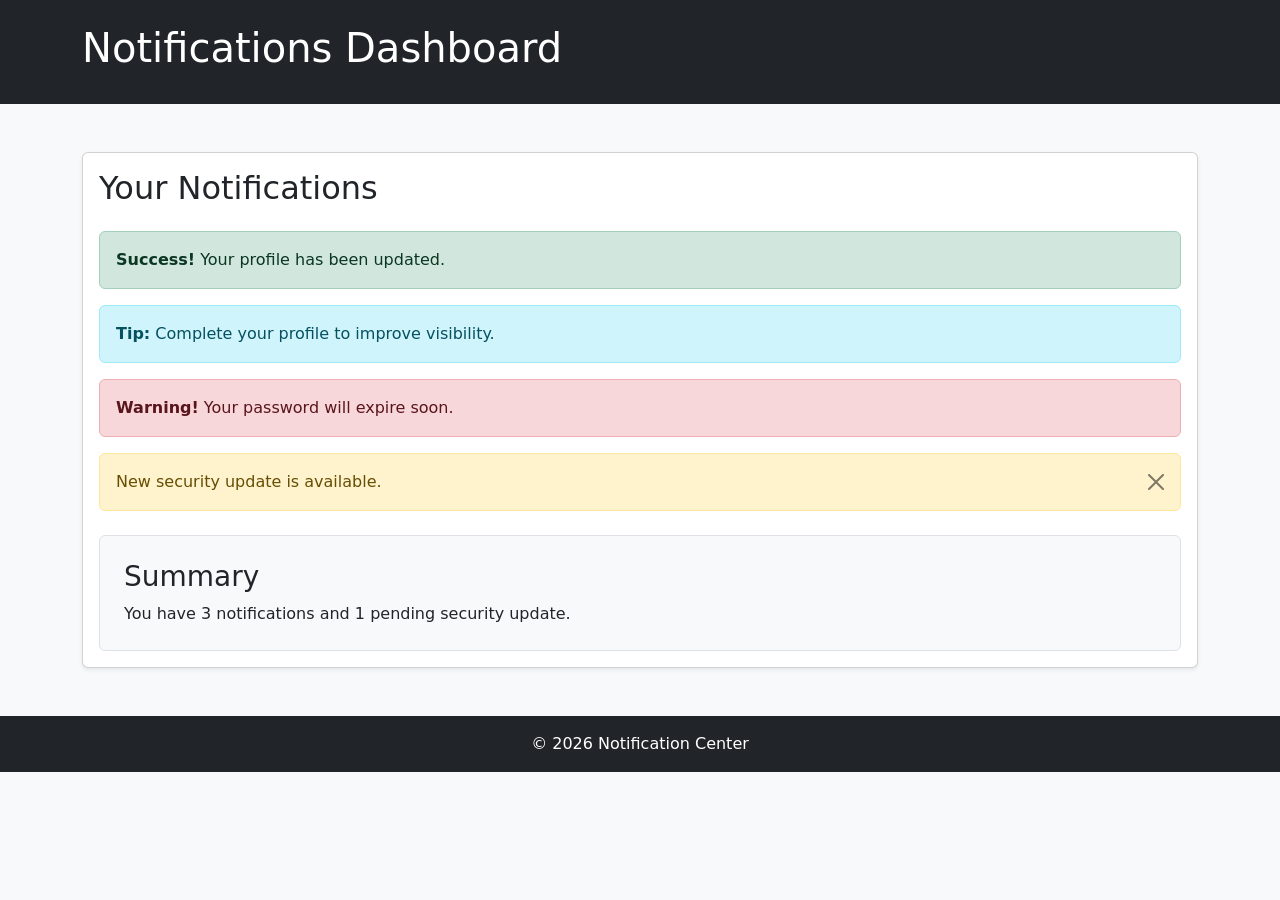
<file: bootstrap-practice/gcr-codebase/Assignment_10_Bootstrap/Q6/index.html>
<!DOCTYPE html>
<html lang="en">
<head>
<meta charset="UTF-8"><meta name="viewport" content="width=device-width, initial-scale=1.0">
<title>Notifications Dashboard</title>
<link href="https://cdn.jsdelivr.net/npm/bootstrap@5.3.3/dist/css/bootstrap.min.css" rel="stylesheet">
<link rel="stylesheet" href="style.css">
</head>
<body>
<header class="bg-dark text-white p-4"><div class="container"><h1>Notifications Dashboard</h1></div></header>
<main class="container py-5"><div class="card shadow-sm"><div class="card-body">
<h2 class="card-title mb-4">Your Notifications</h2>
<div class="alert alert-success"><strong>Success!</strong> Your profile has been updated.</div>
<div class="alert alert-info"><strong>Tip:</strong> Complete your profile to improve visibility.</div>
<div class="alert alert-danger"><strong>Warning!</strong> Your password will expire soon.</div>
<div class="alert alert-warning alert-dismissible fade show">New security update is available.<button type="button" class="btn-close" data-bs-dismiss="alert"></button></div>
<section class="bg-light border rounded p-4 mt-4"><h3>Summary</h3><p class="mb-0">You have 3 notifications and 1 pending security update.</p></section>
</div></div></main>
<footer class="text-center bg-dark text-white p-3">&copy; 2026 Notification Center</footer>
<script src="https://cdn.jsdelivr.net/npm/bootstrap@5.3.3/dist/js/bootstrap.bundle.min.js"></script>
</body>
</html>
</file>
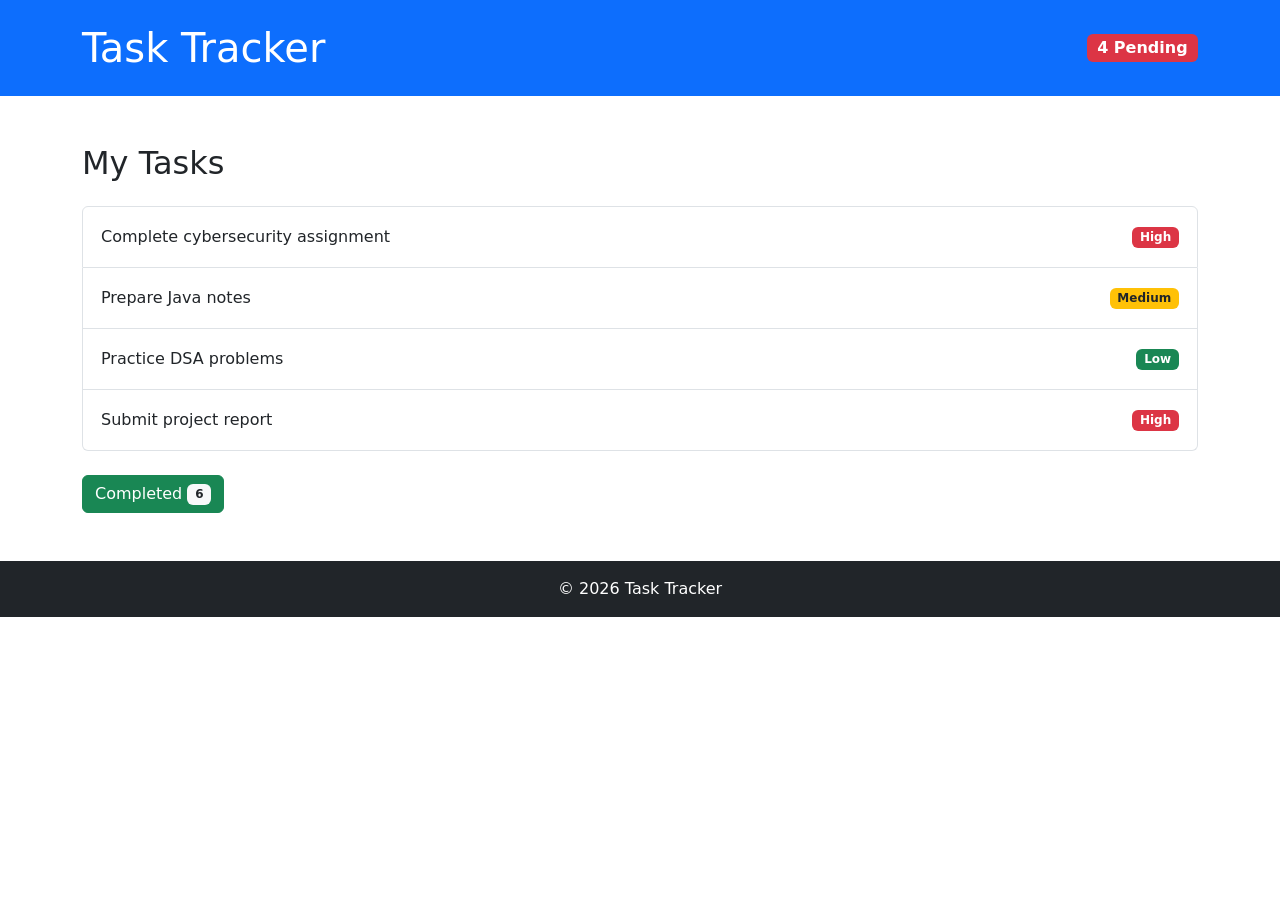
<file: bootstrap-practice/gcr-codebase/Assignment_10_Bootstrap/Q7/index.html>
<!DOCTYPE html>
<html lang="en">
<head>
<meta charset="UTF-8"><meta name="viewport" content="width=device-width, initial-scale=1.0">
<title>Task Tracker</title>
<link href="https://cdn.jsdelivr.net/npm/bootstrap@5.3.3/dist/css/bootstrap.min.css" rel="stylesheet">
<link rel="stylesheet" href="style.css">
</head>
<body>
<header class="bg-primary text-white p-4"><div class="container d-flex justify-content-between align-items-center"><h1 class="mb-0">Task Tracker</h1><span class="badge bg-danger fs-6">4 Pending</span></div></header>
<main class="container py-5"><h2 class="mb-4">My Tasks</h2>
<div class="list-group">
<div class="list-group-item d-flex justify-content-between align-items-center">Complete cybersecurity assignment<span class="badge bg-danger">High</span></div>
<div class="list-group-item d-flex justify-content-between align-items-center">Prepare Java notes<span class="badge bg-warning text-dark">Medium</span></div>
<div class="list-group-item d-flex justify-content-between align-items-center">Practice DSA problems<span class="badge bg-success">Low</span></div>
<div class="list-group-item d-flex justify-content-between align-items-center">Submit project report<span class="badge bg-danger">High</span></div>
</div>
<div class="mt-4"><button class="btn btn-success">Completed <span class="badge bg-light text-dark">6</span></button></div>
</main>
<footer class="bg-dark text-white text-center p-3">&copy; 2026 Task Tracker</footer>
</body>
</html>
</file>
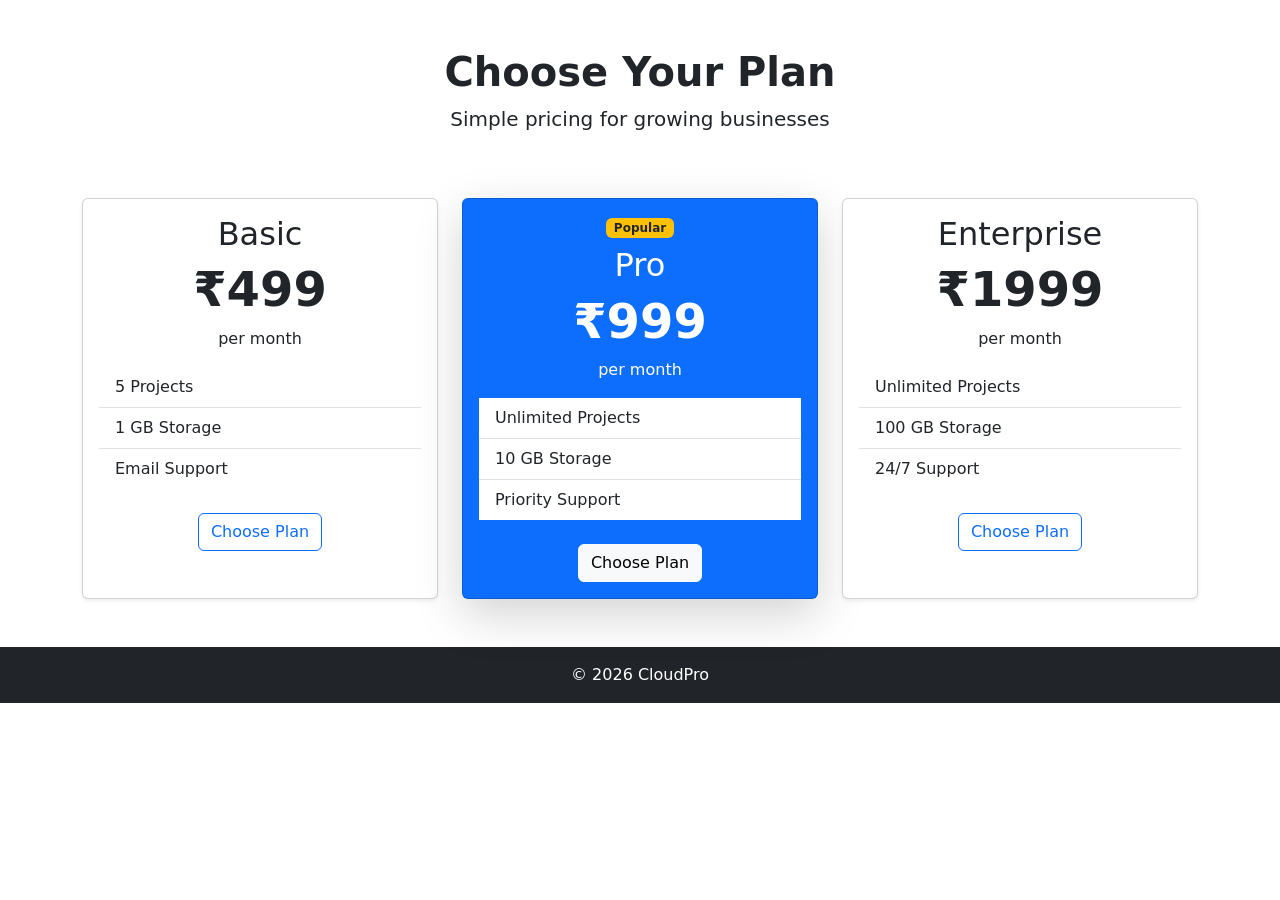
<file: bootstrap-practice/gcr-codebase/Assignment_10_Bootstrap/Q8/index.html>
<!DOCTYPE html>
<html lang="en">
<head>
<meta charset="UTF-8"><meta name="viewport" content="width=device-width, initial-scale=1.0">
<title>Pricing Plans</title>
<link href="https://cdn.jsdelivr.net/npm/bootstrap@5.3.3/dist/css/bootstrap.min.css" rel="stylesheet">
<link rel="stylesheet" href="style.css">
</head>
<body>
<header class="text-center py-5"><h1 class="fw-bold">Choose Your Plan</h1><p class="lead">Simple pricing for growing businesses</p></header>
<main class="container pb-5"><div class="row g-4">
<div class="col-12 col-md-4"><div class="card h-100 shadow-sm pricing-card"><div class="card-body text-center"><h2>Basic</h2><h3 class="display-5 fw-bold">₹499</h3><p>per month</p><ul class="list-group list-group-flush text-start"><li class="list-group-item">5 Projects</li><li class="list-group-item">1 GB Storage</li><li class="list-group-item">Email Support</li></ul><button class="btn btn-outline-primary mt-4">Choose Plan</button></div></div></div>
<div class="col-12 col-md-4"><div class="card h-100 bg-primary text-white shadow-lg pricing-card"><div class="card-body text-center"><span class="badge bg-warning text-dark mb-2">Popular</span><h2>Pro</h2><h3 class="display-5 fw-bold">₹999</h3><p>per month</p><ul class="list-group list-group-flush text-dark text-start"><li class="list-group-item">Unlimited Projects</li><li class="list-group-item">10 GB Storage</li><li class="list-group-item">Priority Support</li></ul><button class="btn btn-light mt-4">Choose Plan</button></div></div></div>
<div class="col-12 col-md-4"><div class="card h-100 shadow-sm pricing-card"><div class="card-body text-center"><h2>Enterprise</h2><h3 class="display-5 fw-bold">₹1999</h3><p>per month</p><ul class="list-group list-group-flush text-start"><li class="list-group-item">Unlimited Projects</li><li class="list-group-item">100 GB Storage</li><li class="list-group-item">24/7 Support</li></ul><button class="btn btn-outline-primary mt-4">Choose Plan</button></div></div></div>
</div></main>
<footer class="bg-dark text-white text-center p-3">&copy; 2026 CloudPro</footer>
</body>
</html>
</file>
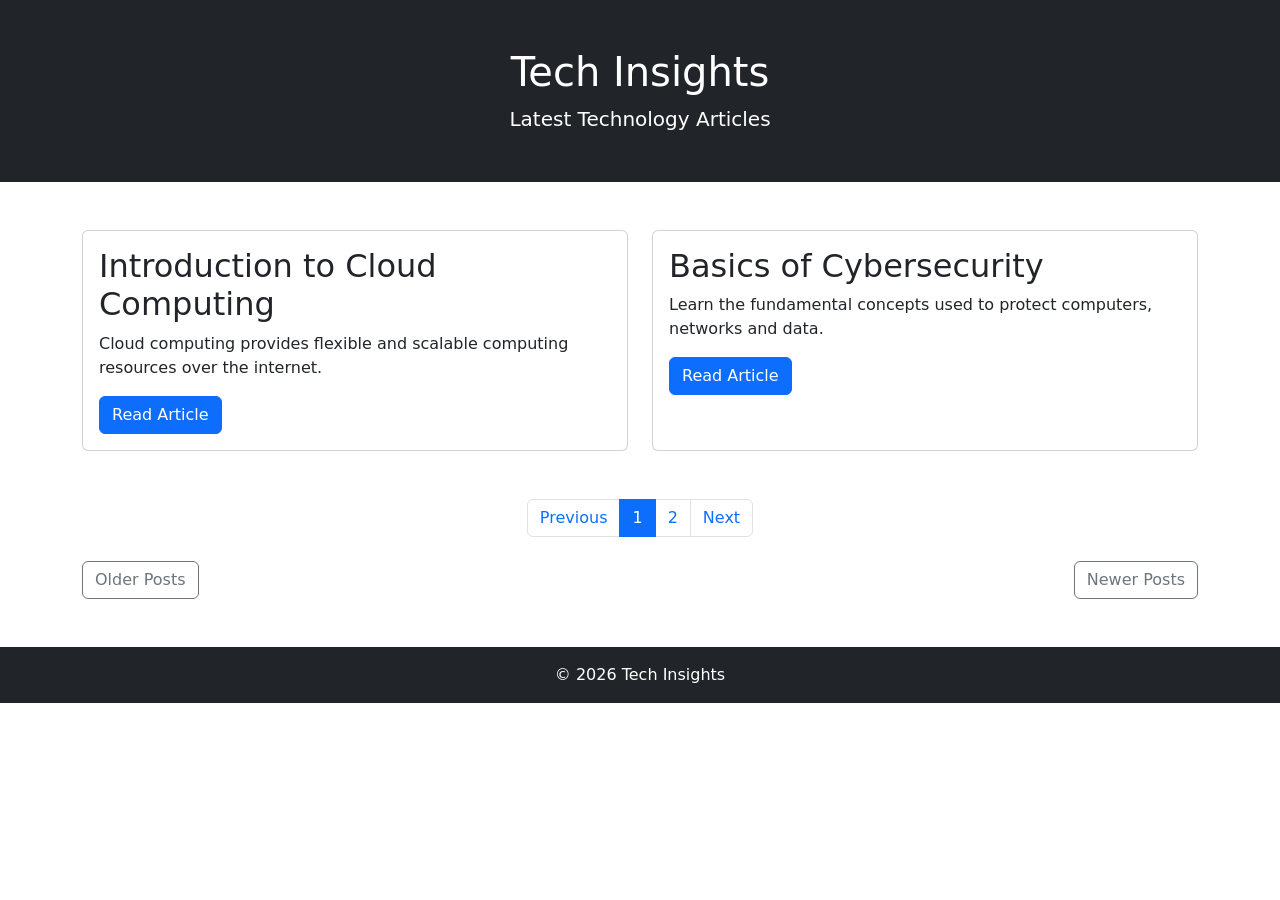
<file: bootstrap-practice/gcr-codebase/Assignment_10_Bootstrap/Q9/index.html>
<!DOCTYPE html>
<html lang="en">
<head>
<meta charset="UTF-8"><meta name="viewport" content="width=device-width, initial-scale=1.0">
<title>Blog Pagination</title>
<link href="https://cdn.jsdelivr.net/npm/bootstrap@5.3.3/dist/css/bootstrap.min.css" rel="stylesheet">
<link rel="stylesheet" href="style.css">
</head>
<body>
<header class="bg-dark text-white text-center p-5"><h1>Tech Insights</h1><p class="lead mb-0">Latest Technology Articles</p></header>
<main class="container py-5"><div class="row g-4">
<article class="col-md-6"><div class="card h-100"><div class="card-body"><h2>Introduction to Cloud Computing</h2><p>Cloud computing provides flexible and scalable computing resources over the internet.</p><button class="btn btn-primary">Read Article</button></div></div></article>
<article class="col-md-6"><div class="card h-100"><div class="card-body"><h2>Basics of Cybersecurity</h2><p>Learn the fundamental concepts used to protect computers, networks and data.</p><button class="btn btn-primary">Read Article</button></div></div></article>
</div>
<nav class="mt-5"><ul class="pagination justify-content-center"><li class="page-item"><a class="page-link" href="#">Previous</a></li><li class="page-item active"><a class="page-link" href="#">1</a></li><li class="page-item"><a class="page-link" href="#">2</a></li><li class="page-item"><a class="page-link" href="#">Next</a></li></ul></nav>
<div class="d-flex justify-content-between mt-4"><button class="btn btn-outline-secondary">Older Posts</button><button class="btn btn-outline-secondary">Newer Posts</button></div>
</main>
<footer class="bg-dark text-white text-center p-3">&copy; 2026 Tech Insights</footer>
</body>
</html>
</file>
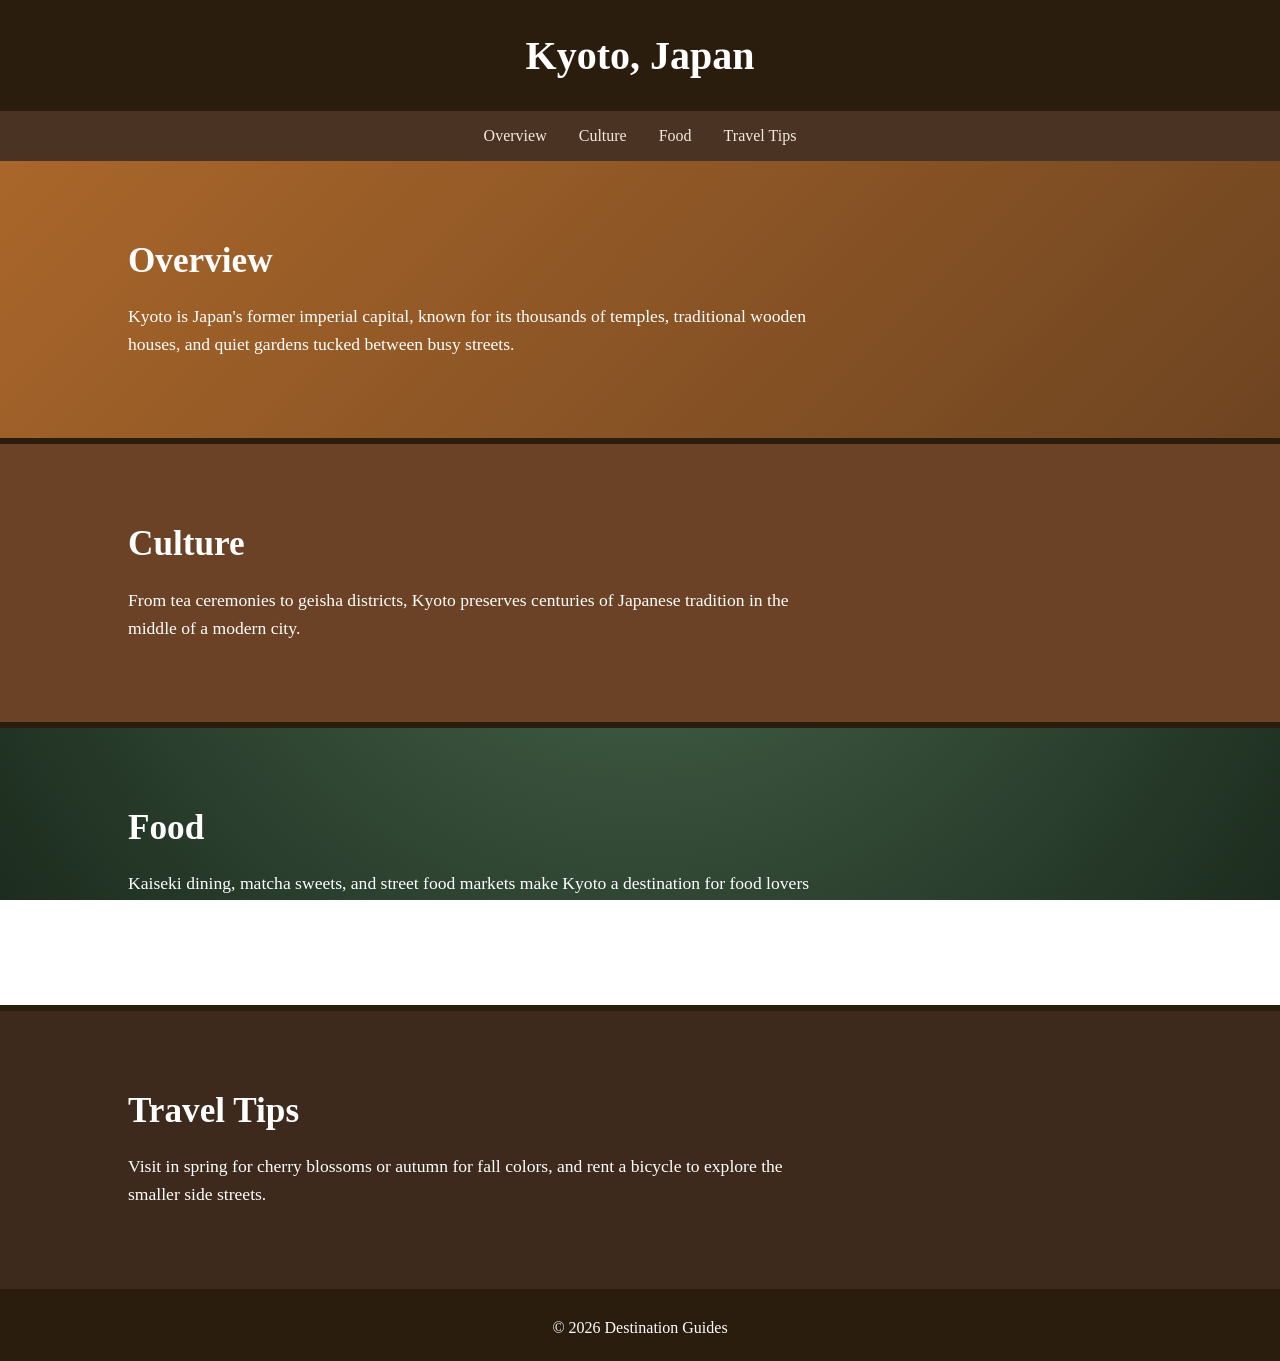
<file: css-practice/gcr-codebase/Assignment5/q2/index.html>
<!DOCTYPE html>
<html lang="en">
<head>
<meta charset="UTF-8">
<title>Favorite Destination - Kyoto</title>
<link rel="stylesheet" href="style.css">
</head>
<body>
<header>
  <h1>Kyoto, Japan</h1>
</header>

<nav>
  <ul>
    <li><a href="#overview">Overview</a></li>
    <li><a href="#culture">Culture</a></li>
    <li><a href="#food">Food</a></li>
    <li><a href="#travel">Travel Tips</a></li>
  </ul>
</nav>

<main>
  <section id="overview" class="gradient-linear parallax">
    <h2>Overview</h2>
    <p>Kyoto is Japan's former imperial capital, known for its thousands of temples, traditional wooden houses, and quiet gardens tucked between busy streets.</p>
  </section>

  <section id="culture" class="solid-section">
    <h2>Culture</h2>
    <p>From tea ceremonies to geisha districts, Kyoto preserves centuries of Japanese tradition in the middle of a modern city.</p>
  </section>

  <section id="food" class="gradient-radial parallax">
    <h2>Food</h2>
    <p>Kaiseki dining, matcha sweets, and street food markets make Kyoto a destination for food lovers as much as history lovers.</p>
  </section>

  <section id="travel" class="solid-section-alt">
    <h2>Travel Tips</h2>
    <p>Visit in spring for cherry blossoms or autumn for fall colors, and rent a bicycle to explore the smaller side streets.</p>
  </section>
</main>

<footer>
  <p>&copy; 2026 Destination Guides</p>
</footer>
</body>
</html>
</file>
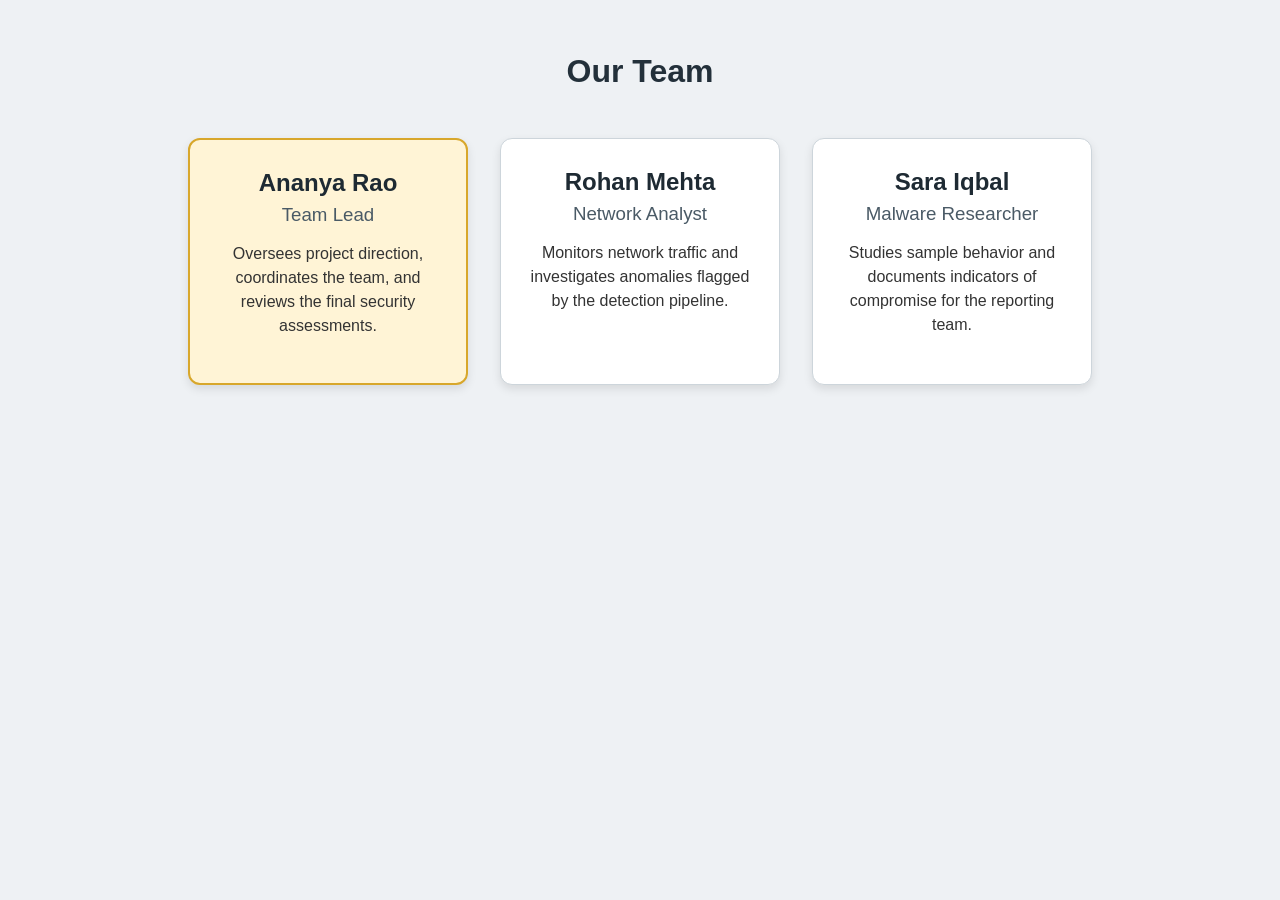
<file: css-practice/gcr-codebase/Assignment5/q3/index.html>
<!DOCTYPE html>
<html lang="en">
<head>
<meta charset="UTF-8">
<title>Team Members</title>
<link rel="stylesheet" href="style.css">
</head>
<body>
<h1 class="page-title">Our Team</h1>

<main class="team-container">
  <article class="card lead-card">
    <h2>Ananya Rao</h2>
    <h3>Team Lead</h3>
    <p>Oversees project direction, coordinates the team, and reviews the final security assessments.</p>
  </article>

  <article class="card">
    <h2>Rohan Mehta</h2>
    <h3>Network Analyst</h3>
    <p>Monitors network traffic and investigates anomalies flagged by the detection pipeline.</p>
  </article>

  <article class="card">
    <h2>Sara Iqbal</h2>
    <h3>Malware Researcher</h3>
    <p>Studies sample behavior and documents indicators of compromise for the reporting team.</p>
  </article>
</main>
</body>
</html>
</file>
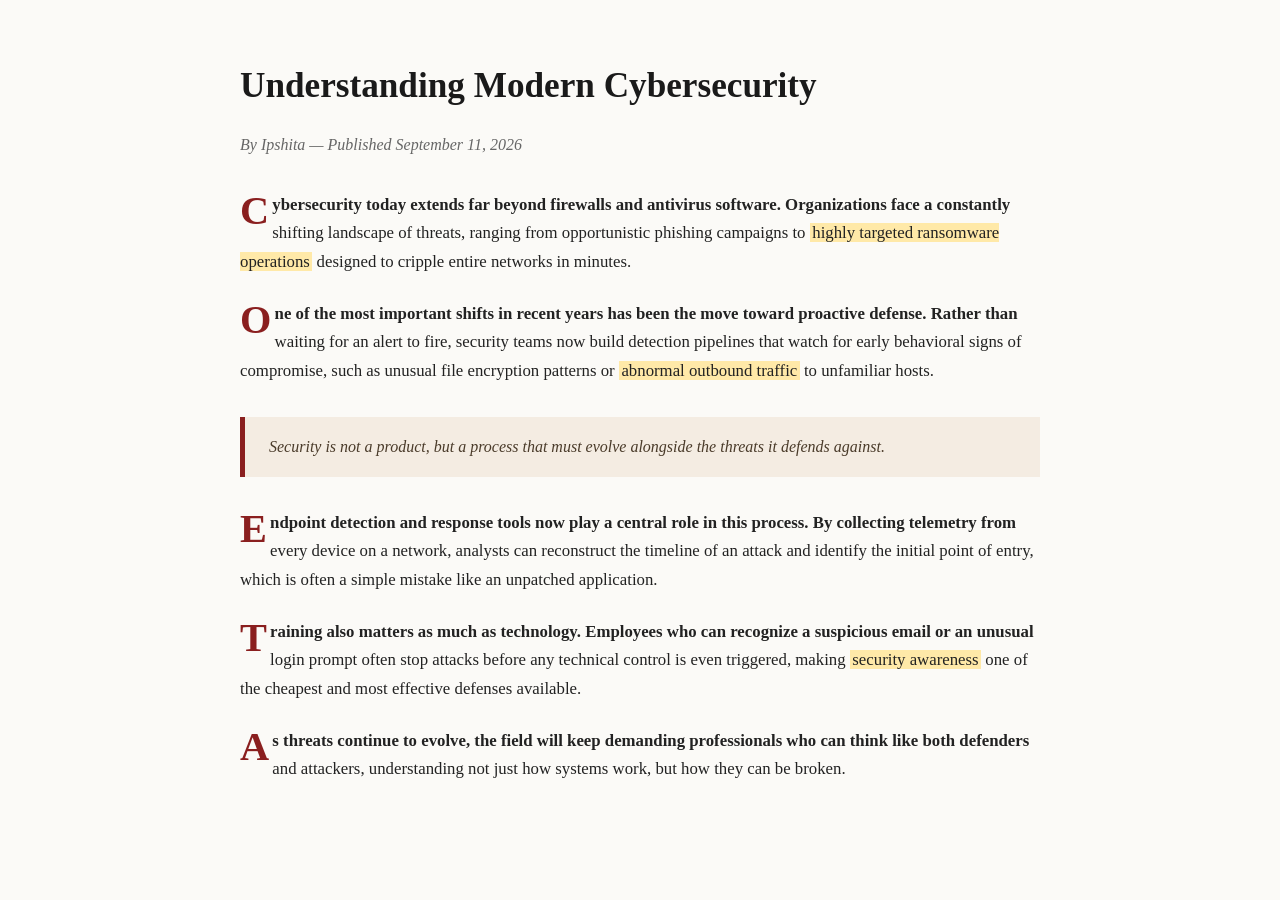
<file: css-practice/gcr-codebase/Assignment5/q4/index.html>
<!DOCTYPE html>
<html lang="en">
<head>
<meta charset="UTF-8">
<title>Understanding Modern Cybersecurity</title>
<link rel="stylesheet" href="style.css">
</head>
<body>
<header>
  <h1>Understanding Modern Cybersecurity</h1>
</header>

<p class="subheading">By Ipshita &mdash; Published September 11, 2026</p>

<article>
  <p>Cybersecurity today extends far beyond firewalls and antivirus software. Organizations face a constantly shifting landscape of threats, ranging from opportunistic phishing campaigns to <mark>highly targeted ransomware operations</mark> designed to cripple entire networks in minutes.</p>

  <p>One of the most important shifts in recent years has been the move toward proactive defense. Rather than waiting for an alert to fire, security teams now build detection pipelines that watch for early behavioral signs of compromise, such as unusual file encryption patterns or <mark>abnormal outbound traffic</mark> to unfamiliar hosts.</p>

  <blockquote>Security is not a product, but a process that must evolve alongside the threats it defends against.</blockquote>

  <p>Endpoint detection and response tools now play a central role in this process. By collecting telemetry from every device on a network, analysts can reconstruct the timeline of an attack and identify the initial point of entry, which is often a simple mistake like an unpatched application.</p>

  <p>Training also matters as much as technology. Employees who can recognize a suspicious email or an unusual login prompt often stop attacks before any technical control is even triggered, making <mark>security awareness</mark> one of the cheapest and most effective defenses available.</p>

  <p>As threats continue to evolve, the field will keep demanding professionals who can think like both defenders and attackers, understanding not just how systems work, but how they can be broken.</p>
</article>
</body>
</html>
</file>
<file: bootstrap-practice/gcr-codebase/Assignment_10_Bootstrap/Q6/style.css>
body{background:#f8f9fa}
</file>
<file: bootstrap-practice/gcr-codebase/Assignment_10_Bootstrap/Q7/style.css>
.list-group-item{padding:18px}
</file>
<file: bootstrap-practice/gcr-codebase/Assignment_10_Bootstrap/Q8/style.css>
.pricing-card{transition:transform .3s ease,box-shadow .3s ease}.pricing-card:hover{transform:translateY(-10px)}
</file>
<file: bootstrap-practice/gcr-codebase/Assignment_10_Bootstrap/Q9/style.css>
.card{transition:transform .3s ease}.card:hover{transform:translateY(-5px)}
</file>
<file: css-practice/gcr-codebase/Assignment5/q2/style.css>
* {
  box-sizing: border-box;
  margin: 0;
  padding: 0;
}

body {
  font-family: Georgia, 'Times New Roman', serif;
  color: #ffffff;
}

header {
  background-color: #2b1d0e;
  padding: 2em 1em;
  text-align: center;
}

header h1 {
  font-size: 2.5rem;
  font-weight: 700;
}

nav {
  background-color: #4a3323;
}

nav ul {
  list-style: none;
  display: flex;
  justify-content: center;
  gap: 2em;
  padding: 1em 0;
}

nav a {
  color: #f5e9da;
  text-decoration: none;
  font-weight: 500;
}

nav a:hover {
  text-decoration: underline;
}

main section {
  width: 100%;
  padding: 5em 10%;
  border-bottom: 6px solid #2b1d0e;
}

section h2 {
  font-size: 2.2rem;
  font-weight: 800;
  margin-bottom: 0.6em;
}

section p {
  font-size: 1.1rem;
  line-height: 1.6;
  max-width: 700px;
}

.gradient-linear {
  background-image: linear-gradient(135deg, #b06a2b, #5c3a1e);
}

.gradient-radial {
  background-image: radial-gradient(circle at center, #4b6a4f, #1c2c1e);
}

.solid-section {
  background-color: #6b4226;
}

.solid-section-alt {
  background-color: #3d2a1c;
}

.parallax {
  background-attachment: fixed;
  background-size: cover;
  background-position: center;
}

footer {
  background-color: #2b1d0e;
  text-align: center;
  padding: 1.5em;
}
</file>
<file: css-practice/gcr-codebase/Assignment5/q3/style.css>
* {
  box-sizing: border-box;
}

body {
  font-family: Arial, sans-serif;
  background-color: #eef1f4;
  margin: 0;
  padding: 2em;
}

.page-title {
  text-align: center;
  color: #23303a;
  margin-bottom: 1.5em;
}

.team-container {
  display: flex;
  gap: 2em;
  justify-content: center;
  flex-wrap: wrap;
}

.card {
  background-color: #ffffff;
  border: 1px solid #cdd5db;
  border-radius: 12px;
  padding: 1.8em;
  width: 280px;
  box-shadow: 0 4px 10px rgba(0, 0, 0, 0.1);
  text-align: center;
}

.card h2 {
  margin: 0 0 0.3em;
  color: #1e2a33;
}

.card h3 {
  margin: 0 0 0.8em;
  color: #4a5a66;
  font-weight: 500;
}

.card p {
  color: #333;
  line-height: 1.5;
}

.lead-card {
  background-color: #fff4d6;
  border: 2px solid #d8a72b;
}

@media (max-width: 600px) {
  .team-container {
    flex-direction: column;
    align-items: center;
  }

  .card {
    width: 100%;
    max-width: 340px;
  }
}
</file>
<file: css-practice/gcr-codebase/Assignment5/q4/style.css>
body {
  font-family: 'Georgia', serif;
  background-color: #fbfaf7;
  color: #222222;
  max-width: 800px;
  margin: 0 auto;
  padding: 2em 1.5em 4em;
  line-height: 1.7;
}

header h1 {
  font-size: 2.2rem;
  margin-bottom: 0.2em;
  color: #1a1a1a;
}

.subheading {
  color: #666666;
  font-style: italic;
  margin-bottom: 2em;
}

article p {
  margin-bottom: 1.4em;
  font-size: 1.05rem;
}

article p::first-letter {
  font-size: 2.4em;
  font-weight: bold;
  float: left;
  line-height: 1;
  margin-right: 0.08em;
  color: #8a1f1f;
}

article p::first-line {
  font-weight: bold;
}

mark {
  background-color: #ffe9a8;
  color: #222222;
  padding: 0 0.15em;
}

blockquote {
  border-left: 5px solid #8a1f1f;
  background-color: #f4ece2;
  padding: 1em 1.5em;
  margin: 2em 0;
  font-style: italic;
  color: #4a3b2a;
}
</file>
